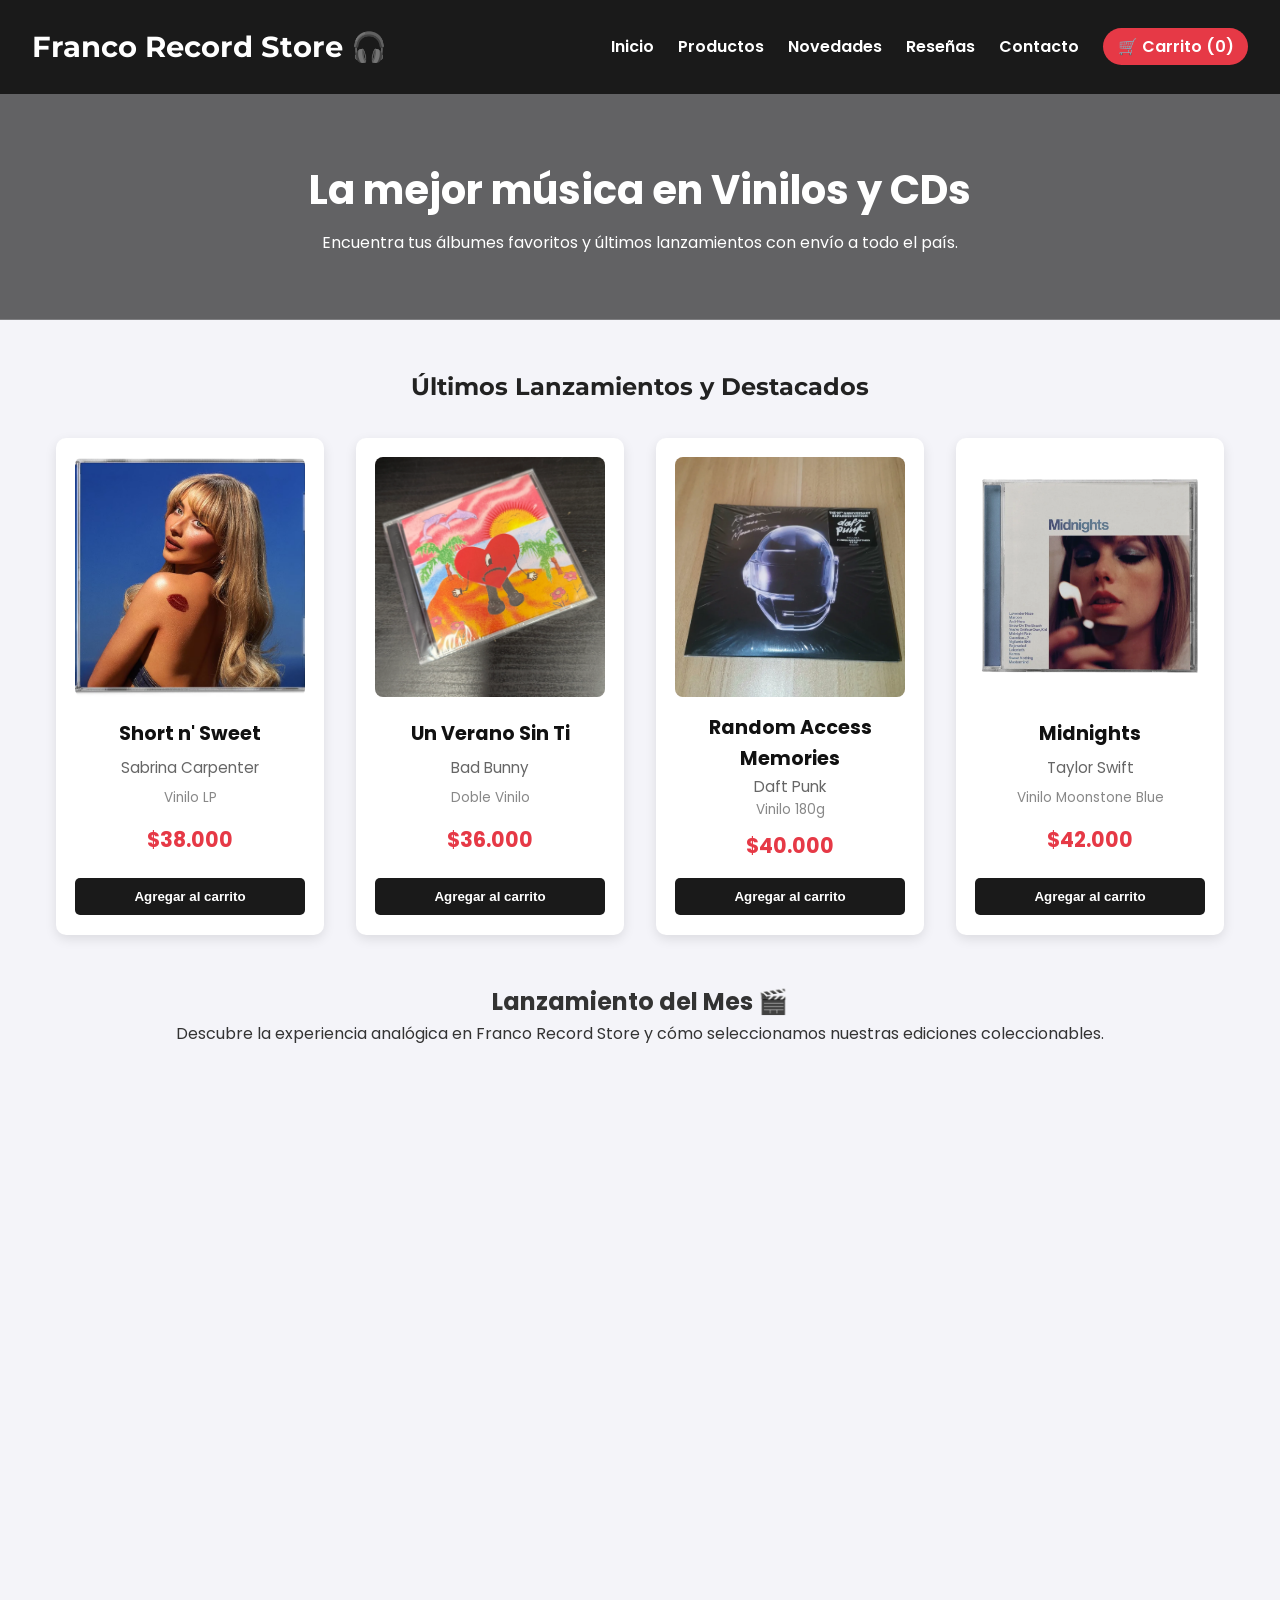
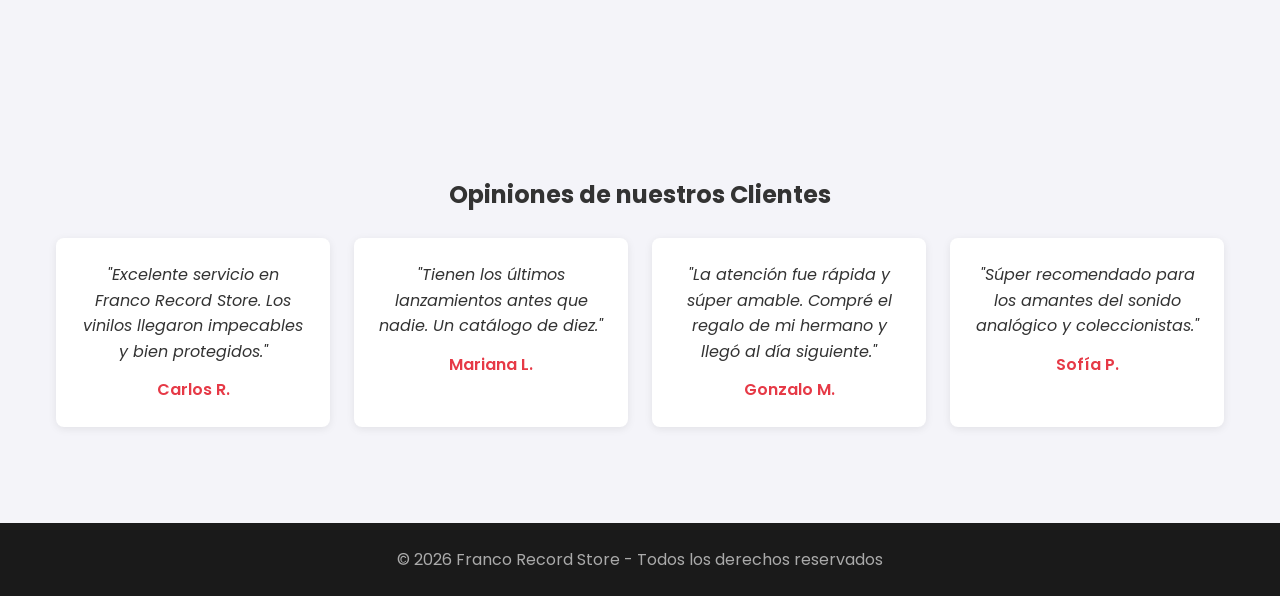
<file: index.html>
<!DOCTYPE html>
<html lang="es">
<head>
    <meta charset="UTF-8">
    <meta name="viewport" content="width=device-width, initial-scale=1.0">
    <meta name="description" content="Franco Record Store: disquería online especializada en vinilos y CDs coleccionables de tus artistas favoritos con envío a todo el país.">
    <meta name="keywords" content="disqueria, vinilos, CDs, musica, Sabrina Carpenter, Bad Bunny, Daft Punk, Taylor Swift, tienda de musica">
    <meta name="author" content="Franco Moreno">
    <title>Franco Record Store - Disquería Online</title>

    <!-- Google Fonts -->
    <link rel="preconnect" href="https://fonts.googleapis.com">
    <link rel="preconnect" href="https://fonts.gstatic.com" crossorigin>
    <link href="https://fonts.googleapis.com/css2?family=Montserrat:wght@400;600;700&family=Poppins:wght@300;400;600&display=swap" rel="stylesheet">

    <!-- CSS Externo -->
    <link rel="stylesheet" href="css/styles.css">
</head>
<body>

    <!-- HEADER Y NAVEGACIÓN -->
    <header>
        <div class="logo-container">
            <h1><a href="index.html" class="logo-link">Franco Record Store 🎧</a></h1>
        </div>
        <nav aria-label="Navegación principal">
            <ul>
                <li><a href="index.html">Inicio</a></li>
                <li><a href="#productos">Productos</a></li>
                <li><a href="#multimedia">Novedades</a></li>
                <li><a href="#reseñas">Reseñas</a></li>
                <li><a href="pages/contacto.html">Contacto</a></li>
                <li>
                    <a href="pages/carrito.html" class="nav-carrito" aria-label="Ver carrito de compras">
                        🛒 Carrito (<span id="contador-carrito">0</span>)
                    </a>
                </li>
            </ul>
        </nav>
    </header>

    <!-- BANNER PRINCIPAL -->
    <section class="hero-banner">
        <h2>La mejor música en Vinilos y CDs</h2>
        <p>Encuentra tus álbumes favoritos y últimos lanzamientos con envío a todo el país.</p>
    </section>

    <main>
        <!-- SECCIÓN PRODUCTOS (RENDERIZADO DINÁMICO DESDE JSON) -->
        <section id="productos" class="productos-seccion">
            <h2>Últimos Lanzamientos y Destacados</h2>
            <div id="productos-container" class="productos-container" aria-live="polite">
                <!-- Las tarjetas se cargan dinámicamente con fetch desde data/productos.json -->
            </div>
        </section>

        <!-- SECCIÓN MULTIMEDIA -->
        <section id="multimedia" class="multimedia-seccion">
            <h2>Lanzamiento del Mes 🎬</h2>
            <p>Descubre la experiencia analógica en Franco Record Store y cómo seleccionamos nuestras ediciones coleccionables.</p>
            
            <div class="video-container">
                <iframe 
                    width="560" 
                    height="315" 
                    src="https://www.youtube-nocookie.com/embed/S2p8E_S3_Cg" 
                    title="Video Lanzamiento Franco Record Store" 
                    frameborder="0" 
                    allow="accelerometer; autoplay; clipboard-write; encrypted-media; gyroscope; picture-in-picture" 
                    allowfullscreen>
                </iframe>
            </div>
        </section>

        <!-- SECCIÓN RESEÑAS -->
        <section id="reseñas" class="reseñas-seccion">
            <h2>Opiniones de nuestros Clientes</h2>
            <div class="reseñas-grid">
                <article class="reseña-card">
                    <p class="comentario">"Excelente servicio en Franco Record Store. Los vinilos llegaron impecables y bien protegidos."</p>
                    <p class="cliente">Carlos R.</p>
                </article>

                <article class="reseña-card">
                    <p class="comentario">"Tienen los últimos lanzamientos antes que nadie. Un catálogo de diez."</p>
                    <p class="cliente">Mariana L.</p>
                </article>

                <article class="reseña-card">
                    <p class="comentario">"La atención fue rápida y súper amable. Compré el regalo de mi hermano y llegó al día siguiente."</p>
                    <p class="cliente">Gonzalo M.</p>
                </article>

                <article class="reseña-card">
                    <p class="comentario">"Súper recomendado para los amantes del sonido analógico y coleccionistas."</p>
                    <p class="cliente">Sofía P.</p>
                </article>
            </div>
        </section>
    </main>

    <!-- CONTENEDOR DE NOTIFICACIONES -->
    <div id="toast-container" class="toast-container" aria-live="assertive"></div>

    <!-- FOOTER -->
    <footer>
        <p>&copy; 2026 Franco Record Store - Todos los derechos reservados</p>
    </footer>

    <!-- JS Modular -->
    <script type="module" src="js/index.js"></script>
</body>
</html>
</file>
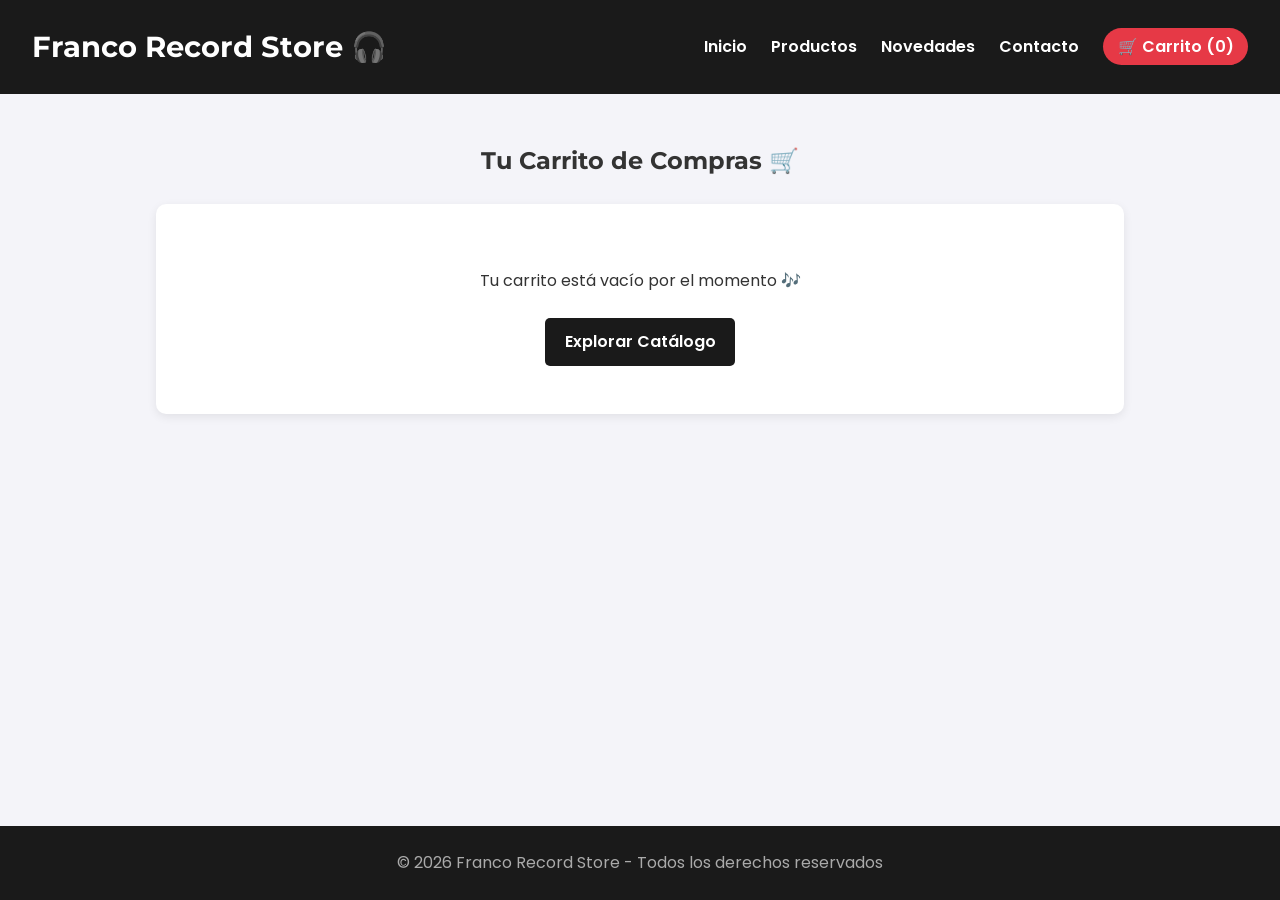
<file: pages/carrito.html>
<!DOCTYPE html>
<html lang="es">
<head>
    <meta charset="UTF-8">
    <meta name="viewport" content="width=device-width, initial-scale=1.0">
    <meta name="description" content="Carrito de compras de Franco Record Store. Revisa tus vinilos seleccionados, edita cantidades y finaliza tu pedido.">
    <title>Carrito de Compras - Franco Record Store</title>
    <link rel="preconnect" href="https://fonts.googleapis.com">
    <link rel="preconnect" href="https://fonts.gstatic.com" crossorigin>
    <link href="https://fonts.googleapis.com/css2?family=Montserrat:wght@400;600;700&family=Poppins:wght@300;400;600&display=swap" rel="stylesheet">
    <link rel="stylesheet" href="../css/styles.css">
</head>
<body>

    <header>
        <div class="logo-container">
            <h1><a href="../index.html" class="logo-link">Franco Record Store 🎧</a></h1>
        </div>
        <nav aria-label="Navegación principal">
            <ul>
                <li><a href="../index.html">Inicio</a></li>
                <li><a href="../index.html#productos">Productos</a></li>
                <li><a href="../index.html#multimedia">Novedades</a></li>
                <li><a href="contacto.html">Contacto</a></li>
                <li>
                    <a href="carrito.html" class="nav-carrito" aria-label="Ver carrito de compras">
                        🛒 Carrito (<span id="contador-carrito">0</span>)
                    </a>
                </li>
            </ul>
        </nav>
    </header>

    <main class="carrito-seccion">
        <h2>Tu Carrito de Compras 🛒</h2>

        <div id="carrito-container" class="carrito-container" aria-live="polite">
            <!-- Los productos del carrito se renderizan aquí -->
        </div>

        <div id="carrito-resumen" class="carrito-resumen">
            <p class="carrito-total">Total a pagar: <span id="total-compra">$0</span></p>
            <div class="carrito-acciones-globales">
                <button id="btn-vaciar" class="btn-secundario">Vaciar Carrito</button>
                <button id="btn-finalizar" class="btn-comprar">Finalizar Compra</button>
            </div>
        </div>
    </main>

    <div id="toast-container" class="toast-container" aria-live="assertive"></div>

    <footer>
        <p>&copy; 2026 Franco Record Store - Todos los derechos reservados</p>
    </footer>

    <script type="module" src="../js/carrito.js"></script>
</body>
</html>
</file>
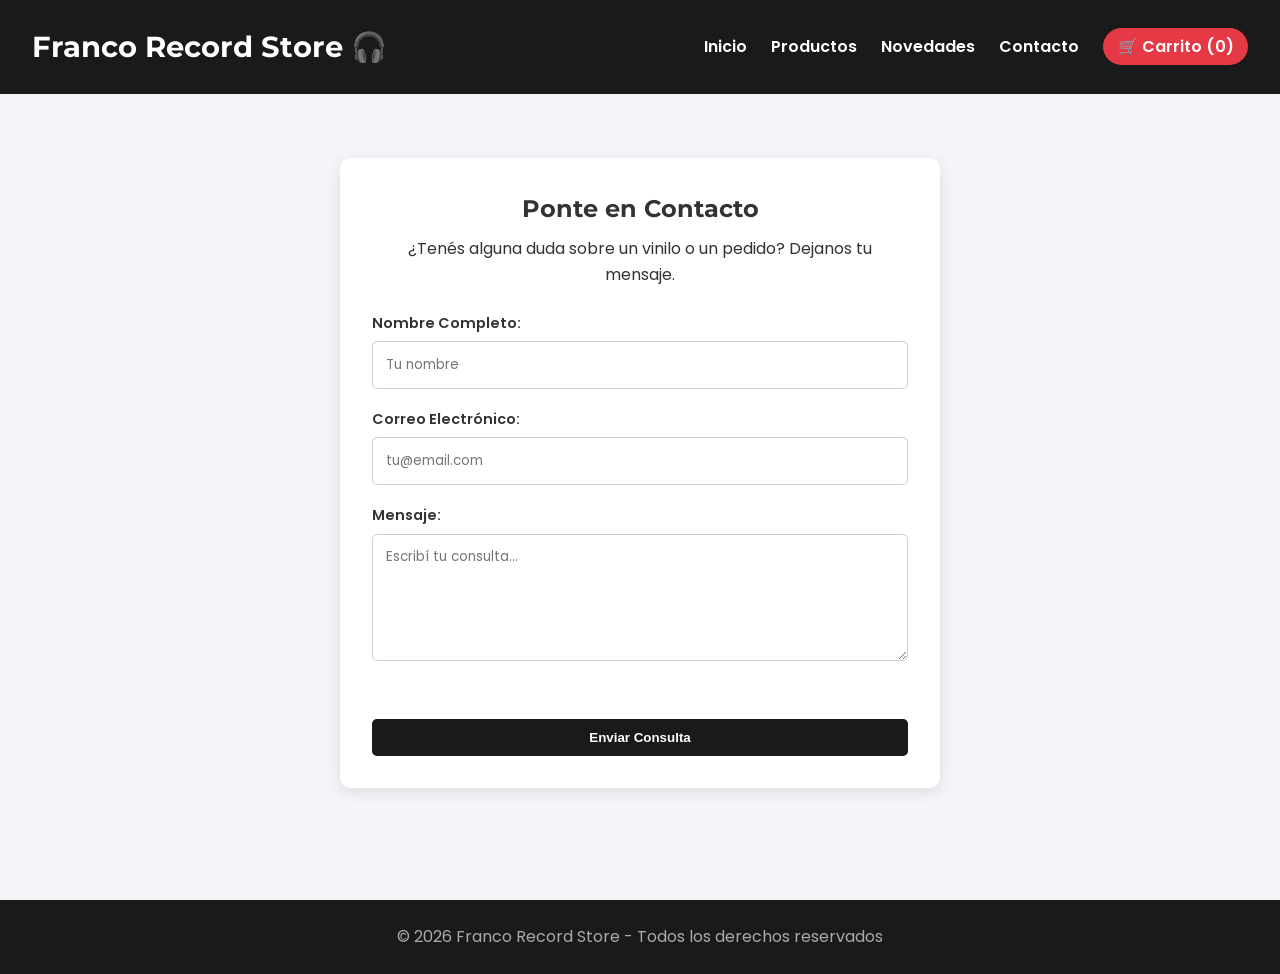
<file: pages/contacto.html>
<!DOCTYPE html>
<html lang="es">
<head>
    <meta charset="UTF-8">
    <meta name="viewport" content="width=device-width, initial-scale=1.0">
    <meta name="description" content="Contacta con Franco Record Store para consultas sobre stock de vinilos, envíos o pedidos especiales.">
    <title>Contacto - Franco Record Store</title>
    <link rel="preconnect" href="https://fonts.googleapis.com">
    <link rel="preconnect" href="https://fonts.gstatic.com" crossorigin>
    <link href="https://fonts.googleapis.com/css2?family=Montserrat:wght@400;600;700&family=Poppins:wght@300;400;600&display=swap" rel="stylesheet">
    <link rel="stylesheet" href="../css/styles.css">
</head>
<body>

    <header>
        <div class="logo-container">
            <h1><a href="../index.html" class="logo-link">Franco Record Store 🎧</a></h1>
        </div>
        <nav aria-label="Navegación principal">
            <ul>
                <li><a href="../index.html">Inicio</a></li>
                <li><a href="../index.html#productos">Productos</a></li>
                <li><a href="../index.html#multimedia">Novedades</a></li>
                <li><a href="contacto.html">Contacto</a></li>
                <li>
                    <a href="carrito.html" class="nav-carrito" aria-label="Ver carrito de compras">
                        🛒 Carrito (<span id="contador-carrito">0</span>)
                    </a>
                </li>
            </ul>
        </nav>
    </header>

    <main class="contacto-container">
        <h2>Ponte en Contacto</h2>
        <p>¿Tenés alguna duda sobre un vinilo o un pedido? Dejanos tu mensaje.</p>

        <form id="contacto-form" action="https://formspree.io/f/xknkyoky" method="POST" class="contacto-form" novalidate>
            <div class="form-group">
                <label for="nombre">Nombre Completo:</label>
                <input type="text" id="nombre" name="nombre" placeholder="Tu nombre" required>
            </div>

            <div class="form-group">
                <label for="email">Correo Electrónico:</label>
                <input type="email" id="email" name="email" placeholder="tu@email.com" required>
            </div>

            <div class="form-group">
                <label for="mensaje">Mensaje:</label>
                <textarea id="mensaje" name="mensaje" rows="5" placeholder="Escribí tu consulta..." required></textarea>
            </div>

            <p id="form-feedback" class="form-feedback" aria-live="polite"></p>

            <button type="submit" class="btn-comprar">Enviar Consulta</button>
        </form>
    </main>

    <footer>
        <p>&copy; 2026 Franco Record Store - Todos los derechos reservados</p>
    </footer>

    <script type="module" src="../js/contacto.js"></script>
</body>
</html>
</file>
<file: css/styles.css>
/* ==========================================
   ESTILOS GENERALES
   ========================================== */
* {
    margin: 0;
    padding: 0;
    box-sizing: border-box;
}

body {
    font-family: 'Poppins', sans-serif;
    background-color: #f4f4f9;
    color: #333;
    line-height: 1.6;
    min-height: 100vh;
    display: flex;
    flex-direction: column;
}

main {
    flex: 1;
}

/* ==========================================
   HEADER Y NAVEGACIÓN
   ========================================== */
header {
    background-color: #1a1a1a;
    color: #fff;
    padding: 1.5rem 2rem;
    display: flex;
    justify-content: space-between;
    align-items: center;
    flex-wrap: wrap;
    gap: 1rem;
}

header h1 {
    font-family: 'Montserrat', sans-serif;
    font-size: 1.8rem;
}

.logo-link {
    color: #fff;
    text-decoration: none;
}

nav ul {
    display: flex;
    list-style: none;
    gap: 1.5rem;
    align-items: center;
    flex-wrap: wrap;
}

nav a {
    color: #fff;
    text-decoration: none;
    font-weight: 600;
    transition: color 0.3s ease;
}

nav a:hover,
nav a:focus {
    color: #ff6b6b;
}

.nav-carrito {
    background-color: #e63946;
    padding: 0.45rem 0.9rem;
    border-radius: 20px;
    color: #fff !important;
    transition: background-color 0.3s ease;
}

.nav-carrito:hover {
    background-color: #c92a37;
}

/* BANNER HERO */
.hero-banner {
    background: linear-gradient(rgba(0, 0, 0, 0.6), rgba(0, 0, 0, 0.6)), url('https://images.unsplash.com/photo-1511671782779-c97d3d27a1d4?auto=format&fit=crop&w=1200&q=80');
    background-size: cover;
    background-position: center;
    color: #fff;
    text-align: center;
    padding: 4rem 1rem;
}

.hero-banner h2 {
    font-size: 2.5rem;
    margin-bottom: 0.5rem;
}

/* ==========================================
   SECCIÓN PRODUCTOS
   ========================================== */
.productos-seccion {
    max-width: 1200px;
    margin: 3rem auto;
    padding: 0 1rem;
}

.productos-seccion h2 {
    text-align: center;
    margin-bottom: 2rem;
    font-family: 'Montserrat', sans-serif;
    color: #222;
}

.productos-container {
    display: grid;
    grid-template-columns: repeat(auto-fit, minmax(240px, 1fr));
    gap: 2rem;
}

.disco-card {
    background-color: #fff;
    border-radius: 10px;
    box-shadow: 0 4px 12px rgba(0, 0, 0, 0.1);
    padding: 1.2rem;
    text-align: center;
    display: flex;
    flex-direction: column;
    justify-content: space-between;
    transition: transform 0.3s ease, box-shadow 0.3s ease;
}

.disco-card:hover {
    transform: translateY(-5px);
    box-shadow: 0 8px 20px rgba(0, 0, 0, 0.15);
}

.disco-card img {
    width: 100%;
    height: 240px;
    object-fit: cover;
    border-radius: 8px;
    margin-bottom: 1rem;
}

.disco-card h3 {
    font-size: 1.2rem;
    color: #111;
}

.disco-card .artista {
    color: #666;
    font-size: 0.95rem;
}

.disco-card .formato {
    color: #888;
    font-size: 0.85rem;
    margin-bottom: 0.5rem;
}

.disco-card .precio {
    font-size: 1.3rem;
    font-weight: 700;
    color: #e63946;
    margin-bottom: 1rem;
}

.btn-comprar {
    background-color: #1a1a1a;
    color: #fff;
    border: none;
    padding: 0.7rem 1.2rem;
    border-radius: 5px;
    font-weight: 600;
    cursor: pointer;
    text-decoration: none;
    display: inline-block;
    transition: background-color 0.3s ease;
}

.btn-comprar:hover,
.btn-comprar:focus {
    background-color: #e63946;
}

.btn-secundario {
    background-color: #6c757d;
    color: #fff;
    border: none;
    padding: 0.7rem 1.2rem;
    border-radius: 5px;
    font-weight: 600;
    cursor: pointer;
    transition: background-color 0.3s ease;
}

.btn-secundario:hover {
    background-color: #545b62;
}

/* ==========================================
   MULTIMEDIA Y RESEÑAS
   ========================================== */
.multimedia-seccion, .reseñas-seccion {
    max-width: 1200px;
    margin: 3rem auto;
    padding: 0 1rem;
    text-align: center;
}

.video-container {
    margin-top: 1.5rem;
    position: relative;
    padding-bottom: 56.25%;
    height: 0;
    overflow: hidden;
    max-width: 100%;
    border-radius: 10px;
}

.video-container iframe {
    position: absolute;
    top: 0;
    left: 0;
    width: 100%;
    height: 100%;
}

.reseñas-grid {
    display: grid;
    grid-template-columns: repeat(auto-fit, minmax(220px, 1fr));
    gap: 1.5rem;
    margin-top: 1.5rem;
}

.reseña-card {
    background-color: #fff;
    padding: 1.5rem;
    border-radius: 8px;
    box-shadow: 0 2px 8px rgba(0, 0, 0, 0.08);
    font-style: italic;
}

.reseña-card .cliente {
    font-style: normal;
    font-weight: 600;
    margin-top: 0.8rem;
    color: #e63946;
}

/* ==========================================
   PÁGINA DE CARRITO
   ========================================== */
.carrito-seccion {
    max-width: 1000px;
    width: 100%;
    margin: 3rem auto;
    padding: 0 1rem;
}

.carrito-seccion h2 {
    font-family: 'Montserrat', sans-serif;
    margin-bottom: 1.5rem;
    text-align: center;
}

.carrito-container {
    display: flex;
    flex-direction: column;
    gap: 1rem;
}

.carrito-item {
    background-color: #fff;
    border-radius: 10px;
    padding: 1rem 1.5rem;
    box-shadow: 0 3px 10px rgba(0, 0, 0, 0.08);
    display: flex;
    align-items: center;
    justify-content: space-between;
    gap: 1rem;
    flex-wrap: wrap;
}

.carrito-item img {
    width: 75px;
    height: 75px;
    object-fit: cover;
    border-radius: 6px;
}

.carrito-item-info {
    flex: 1;
    min-width: 180px;
}

.carrito-controles {
    display: flex;
    align-items: center;
    gap: 0.75rem;
}

.btn-cantidad {
    width: 32px;
    height: 32px;
    border: 1px solid #ccc;
    background-color: #f4f4f9;
    border-radius: 5px;
    font-weight: 700;
    cursor: pointer;
}

.btn-cantidad:hover {
    background-color: #1a1a1a;
    color: #fff;
}

.cantidad-valor {
    font-weight: 600;
    min-width: 24px;
    text-align: center;
}

.carrito-subtotal {
    text-align: right;
    min-width: 110px;
}

.btn-eliminar {
    background: none;
    border: none;
    font-size: 1.2rem;
    cursor: pointer;
    padding: 0.4rem;
}

.carrito-resumen {
    background-color: #fff;
    margin-top: 2rem;
    padding: 1.5rem;
    border-radius: 10px;
    box-shadow: 0 3px 10px rgba(0, 0, 0, 0.08);
    display: flex;
    justify-content: space-between;
    align-items: center;
    flex-wrap: wrap;
    gap: 1rem;
}

.carrito-total {
    font-size: 1.4rem;
    font-weight: 700;
}

.carrito-total span {
    color: #e63946;
}

.carrito-acciones-globales {
    display: flex;
    gap: 1rem;
}

.carrito-vacio,
.compra-exitosa {
    background-color: #fff;
    padding: 3rem 1.5rem;
    border-radius: 10px;
    text-align: center;
    box-shadow: 0 3px 10px rgba(0, 0, 0, 0.08);
}

.carrito-vacio p,
.compra-exitosa p {
    margin: 1rem 0 1.5rem;
}

/* ==========================================
   NOTIFICACIONES TOAST
   ========================================== */
.toast-container {
    position: fixed;
    bottom: 20px;
    right: 20px;
    z-index: 1000;
    display: flex;
    flex-direction: column;
    gap: 0.5rem;
}

.toast {
    background-color: #1a1a1a;
    color: #fff;
    padding: 0.85rem 1.2rem;
    border-radius: 8px;
    border-left: 4px solid #e63946;
    box-shadow: 0 4px 12px rgba(0, 0, 0, 0.25);
    font-size: 0.9rem;
    transition: opacity 0.3s ease;
}

.toast-ocultar {
    opacity: 0;
}

/* ==========================================
   ESTILOS PÁGINA DE CONTACTO
   ========================================== */
.contacto-container {
    max-width: 600px;
    width: 90%;
    margin: 4rem auto;
    padding: 2rem;
    background-color: #fff;
    border-radius: 10px;
    box-shadow: 0 4px 15px rgba(0,0,0,0.1);
    text-align: center;
}

.contacto-container h2 {
    font-family: 'Montserrat', sans-serif;
    margin-bottom: 0.5rem;
}

.contacto-form {
    display: flex;
    flex-direction: column;
    gap: 1.2rem;
    margin-top: 1.5rem;
    text-align: left;
}

.form-group {
    display: flex;
    flex-direction: column;
    gap: 0.4rem;
}

.form-group label {
    font-weight: 600;
    font-size: 0.9rem;
}

.form-group input,
.form-group textarea {
    padding: 0.8rem;
    border: 1px solid #ccc;
    border-radius: 5px;
    font-family: inherit;
}

.form-group input:focus,
.form-group textarea:focus {
    outline: none;
    border-color: #e63946;
}

.form-feedback {
    font-size: 0.9rem;
    font-weight: 600;
    min-height: 1.2rem;
}

.form-feedback.error {
    color: #e63946;
}

.form-feedback.exito {
    color: #2a9d8f;
}

/* FOOTER */
footer {
    background-color: #1a1a1a;
    color: #aaa;
    text-align: center;
    padding: 1.5rem;
    margin-top: 3rem;
}

/* ==========================================
   MEDIA QUERIES (RESPONSIVE)
   ========================================== */
@media (max-width: 768px) {
    header {
        flex-direction: column;
        text-align: center;
    }

    nav ul {
        justify-content: center;
        gap: 1rem;
    }

    .hero-banner h2 {
        font-size: 1.8rem;
    }

    .carrito-item {
        justify-content: center;
        text-align: center;
    }

    .carrito-subtotal {
        text-align: center;
    }

    .carrito-resumen {
        flex-direction: column;
        text-align: center;
    }

    .contacto-container {
        margin: 2rem auto;
        padding: 1.5rem;
    }
}
</file>
